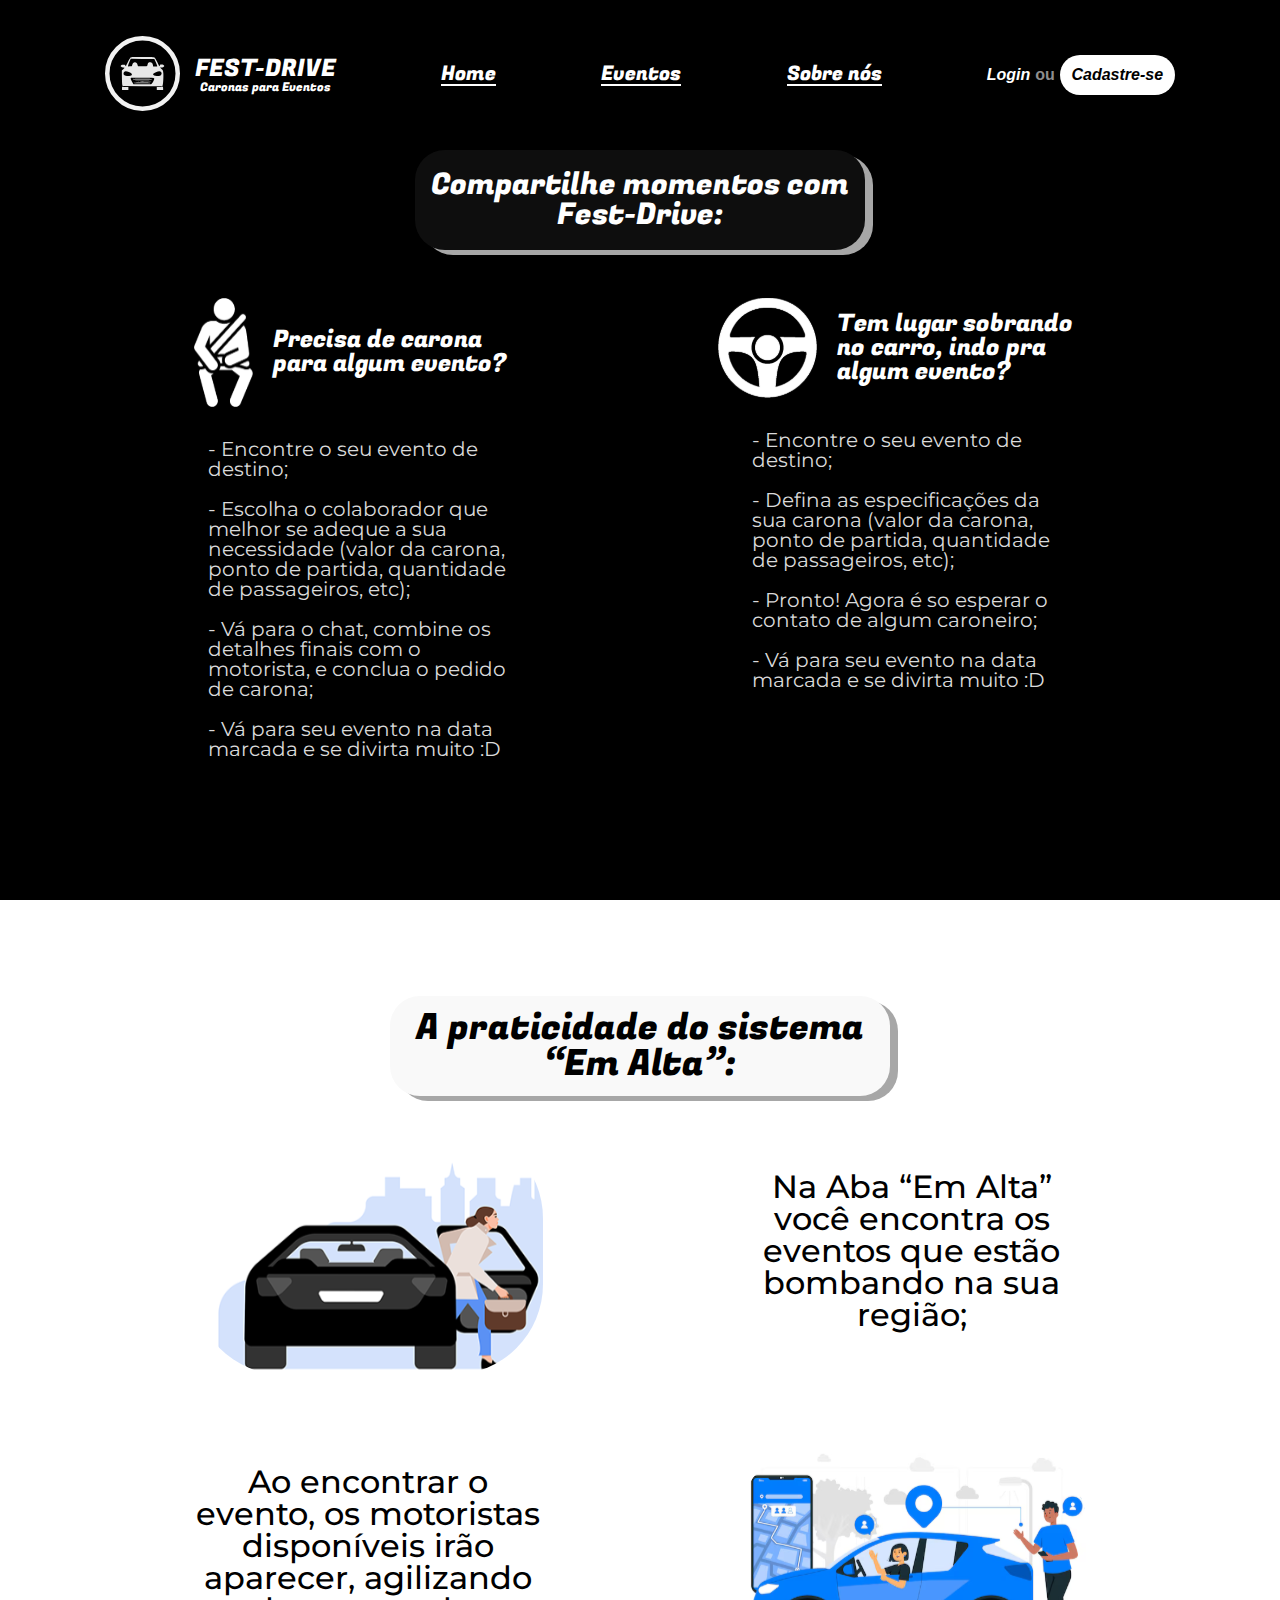
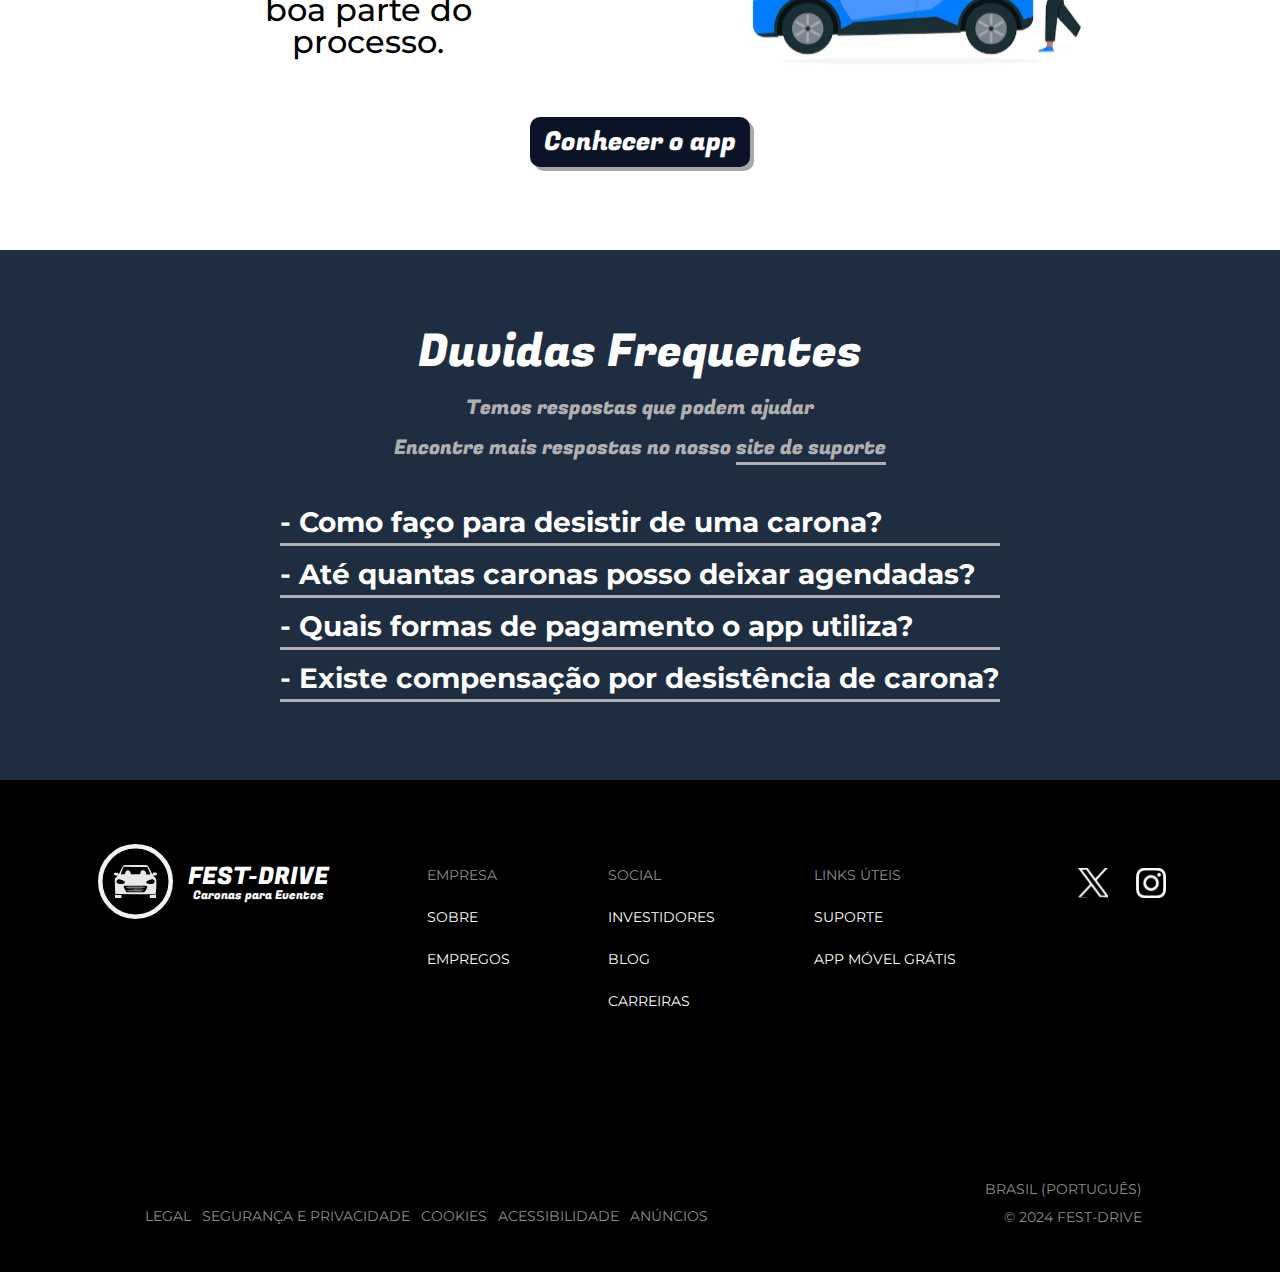
<file: index.html>
<!DOCTYPE html>
<html lang="pt-br">
<head>
    <meta charset="UTF-8">
    <meta name="viewport" content="width=device-width, initial-scale=1.0">
    <link rel="stylesheet" href="styles/reset.css">
    <link rel="stylesheet" href="styles/style.css">
    <link rel="stylesheet" href="styles/header.css">
    <link rel="stylesheet" href="styles/features.css">
    <link rel="stylesheet" href="styles/emAlta.css">
    <link rel="stylesheet" href="styles/faq.css">
    <link rel="stylesheet" href="styles/menu.css">
    <link rel="stylesheet" href="styles/rodape.css">
    <title>Fest-Drive</title>
</head>
<body>
    <header class="cabecalho">
        <div class="logo">
                <a href="#"><img class="logo_imagem" src="img/logo2.svg" alt=""></a>
                <div class="container_titulo">
                    <a href="#" class="logo_titulo">FEST-DRIVE </a>
                    <a href="#" class="logo_titulo logo_subtitulo">Caronas para Eventos</a>
                </div>
        </div>
                <a href="index.html" class="cabecalho_menu_item">Home</a>
                <a href="eventos.html" class="cabecalho_menu_item">Eventos</a>
                <a href="about.html" class="cabecalho_menu_item">Sobre nós</a>

                <div class="botoes">
                    <a href="#"class="login">Login</a>
                    <p class="botoes_ou">ou</p>
                    <a href="#"class="cadastre_se">Cadastre-se</a>
                </div>
                <div class="cabecalho_menu_hambuguer">
                    <div class="titulo_container">
                        <div class="menu__hamburger">
                            <p class="menu__titulo">Menu</p>
                            <div class="organizacao">
                            <input type="checkbox" id="menu" class="container__botao">
                            <label for="menu">
                                <span class="container__menu__hamburger"></span>
                            </label>
                            <ul class="lista__menu menu2">
                                <li class="lista__menu__item">
                                    <a class="lista__menu__link" href="index.html">Home</a>
                                </li>
                                <li class="lista__menu__item">
                                    <a class="lista__menu__link" href="eventos.html">Eventos</a>
                                </li>
                                <li class="lista__menu__item">
                                    <a class="lista__menu__link" href="about.html">Sobre nós</a>
                                </li>
                            </ul>
                            </div>
                        </div>
                    </div>
                </div>
    </header>
    <main>
        <section class="features">
            <div class="features_titulo_container">
                <h1 class="features_titulo">Compartilhe momentos com Fest-Drive:</h1>
            </div>
            
            <div class="features_container">
                <div class="features_caixa">
                    <div class="features_subtitulo_caixa">
                        <img class="imagem_cinto" src="img/cinto.svg" alt="">
                        <h2 class="features_subtitulo">Precisa de carona para algum evento?</h2>
                    </div>
                    <ul class="features_lista">
                        <li class="features_lista_item"> - Encontre o seu evento de destino;</li>
                        <li class="features_lista_item"> - Escolha o colaborador que melhor se adeque a sua necessidade (valor da carona, ponto de partida, quantidade de passageiros, etc);</li>
                        <li class="features_lista_item"> - Vá para o chat, combine os detalhes finais com o motorista, e conclua o pedido de carona;</li>
                        <li class="features_lista_item"> - Vá para seu evento na data marcada e se divirta muito :D</li>
                    </ul>
                </div>

                <div class="features_caixa">
                    <div class="features_subtitulo_caixa">
                        <img class="imagem_volante" src="img/volante.svg" alt="">
                        <h2 class="features_subtitulo">Tem lugar sobrando no carro, indo pra algum evento?</h2>
                    </div>
                    <ul class="features_lista">
                        <li class="features_lista_item"> - Encontre o seu evento de destino;</li>
                        <li class="features_lista_item"> - Defina as especificações da sua carona (valor da carona, ponto de partida, quantidade de passageiros, etc);</li>
                        <li class="features_lista_item"> - Pronto! Agora é so esperar o contato de algum caroneiro;</li>
                        <li class="features_lista_item"> - Vá para seu evento na data marcada e se divirta muito :D</li>
                    </ul>
                </div>
        </div>
        </section>
    </main>

    <section class="emAlta">
        <div class="emAlta_titulo_container">
            <h1 class="emAlta_titulo">A praticidade do sistema “Em Alta”:</h1>
        </div>
            <div class="emAlta_container">
                <div class="emAlta_itens">
                    <img class="imagem_carro" src="img/carro1.svg" alt="">
                    <p class="emAlta_texto">Na Aba “Em Alta” você encontra os eventos que estão bombando na sua região;</p>
                </div>
                <div class="emAlta_itens inversao_mobile">
                    <p class="emAlta_texto">Ao encontrar o evento, os motoristas disponíveis irão aparecer, agilizando boa parte do processo.</p>
                    <img class="imagem_carro" src="img/carro2.svg" alt="">
                </div>
            </div>
        <div class="emAlta_botao">
            <a class="emAlta_botao_texto" href="#">Conhecer o app</a>
        </div>
    </section>

    <section class="faq">
        <div class="faq_itens">
            <h3 class="faq_titulo">Duvidas Frequentes</h3>
            <h4 class="faq_subtitulo">Temos respostas que podem ajudar </h4>
            <h4 class="faq_subtitulo">Encontre mais respostas no nosso <strong class="grifado">site de suporte</strong></h4>
            
            <ul class="faq_perguntas">
                <li class="faq_perguntas_itens"> - Como faço para desistir de uma carona?</li>
                <li class="faq_perguntas_itens"> - Até quantas caronas posso deixar agendadas?</li>
                <li class="faq_perguntas_itens"> - Quais formas de pagamento o app utiliza?</li>
                <li class="faq_perguntas_itens"> - Existe compensação por desistência de carona?</li>
            </ul>
        </div>
    </section>

    <footer class="rodape">

        <div class="rodape_superior">
            <div class="logo">
                <a href="#"><img class="logo_imagem" src="img/logo2.svg" alt=""></a>
                <div class="container_titulo">
                    <a href="#" class="logo_titulo">FEST-DRIVE </a>
                    <a href="#" class="logo_titulo logo_subtitulo">Caronas para Eventos</a>
                </div>
            </div>
                <div class="rodape_coluna">
                    <h5 class="rodape_coluna_titulo">EMPRESA</h5>
                    <a class="rodape_coluna_item" href="">SOBRE</a>
                    <a class="rodape_coluna_item" href="">EMPREGOS</a>
                </div>
                <div class="rodape_coluna">
                    <h5 class="rodape_coluna_titulo">SOCIAL</h5>
                    <a class="rodape_coluna_item" href="">INVESTIDORES</a>
                    <a class="rodape_coluna_item" href="">BLOG</a>
                    <a class="rodape_coluna_item" href="">CARREIRAS</a>
                </div>
                <div class="rodape_coluna">
                    <h5 class="rodape_coluna_titulo">LINKS ÚTEIS</h5>
                    <a class="rodape_coluna_item" href="">SUPORTE</a>
                    <a class="rodape_coluna_item" href="">APP MÓVEL GRÁTIS</a>
                </div>
                <div class="rodape_imagens_container">
                    <a href="#"><img class="rodape_imagem" src="img/x.svg" alt=""></a> 
                    <a href="#"><img class="rodape_imagem" src="img/instagram.svg" alt=""></a>
                </div>
        </div>
        <div class="rodape_inferior">
            <div class="rodape_inferior_links">
                <a class="rodape_coluna_titulo inferior" href="#">LEGAL</a>
                <a class="rodape_coluna_titulo inferior" href="#">SEGURANÇA E PRIVACIDADE</a>
                <a class="rodape_coluna_titulo inferior" href="#">COOKIES</a>
                <a class="rodape_coluna_titulo inferior" href="#">ACESSIBILIDADE</a>
                <a class="rodape_coluna_titulo inferior" href="#">ANÚNCIOS</a>
            </div>
            <div class="rodape_inferior_coluna">
                <h6 class="rodape_info">BRASIL (PORTUGUÊS)</h6>
                <h6 class="rodape_info">© 2024 FEST-DRIVE</h6>
            </div>
        </div>


    </footer>

</body>
</html>
</file>
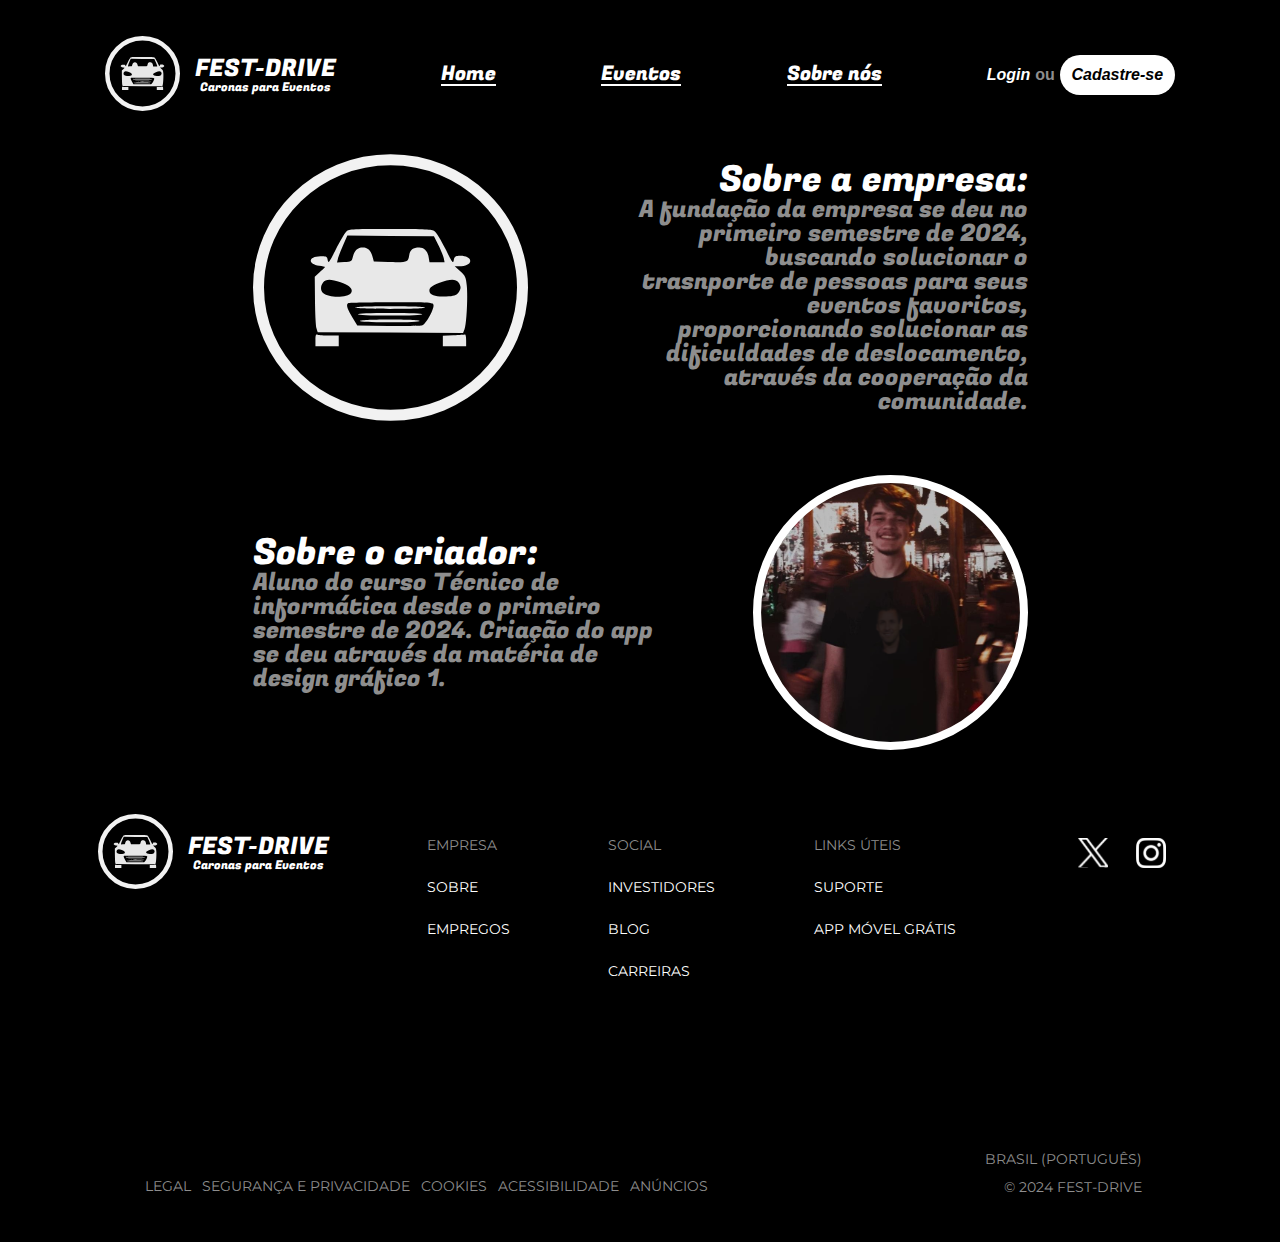
<file: about.html>
<!DOCTYPE html>
<html lang="pt-br">
<head>
    <meta charset="UTF-8">
    <meta name="viewport" content="width=device-width, initial-scale=1.0">
    <link rel="stylesheet" href="styles/reset.css">
    <link rel="stylesheet" href="styles/style.css">
    <link rel="stylesheet" href="styles/header.css">
    <link rel="stylesheet" href="styles/about.css">
    <link rel="stylesheet" href="styles/menu.css">
    <link rel="stylesheet" href="styles/rodape.css">
    <title>Fest-Drive</title>
</head>
<body>
    <header class="cabecalho">
        <div class="logo">
                <a href="#"><img class="logo_imagem" src="img/logo2.svg" alt=""></a>
                <div class="container_titulo">
                    <a href="#" class="logo_titulo">FEST-DRIVE </a>
                    <a href="#" class="logo_titulo logo_subtitulo">Caronas para Eventos</a>
                </div>
        </div>
                <a href="index.html" class="cabecalho_menu_item">Home</a>
                <a href="eventos.html" class="cabecalho_menu_item">Eventos</a>
                <a href="about.html" class="cabecalho_menu_item">Sobre nós</a>

                <div class="botoes">
                    <a href="#"class="login">Login</a>
                    <p class="botoes_ou">ou</p>
                    <a href="#"class="cadastre_se">Cadastre-se</a>
                </div>
                <div class="cabecalho_menu_hambuguer">
                    <div class="titulo_container">
                        <div class="menu__hamburger">
                            <p class="menu__titulo">Menu</p>
                            <div class="organizacao">
                            <input type="checkbox" id="menu" class="container__botao">
                            <label for="menu">
                                <span class="container__menu__hamburger"></span>
                            </label>
                            <ul class="lista__menu menu2">
                                <li class="lista__menu__item">
                                    <a class="lista__menu__link" href="index.html">Home</a>
                                </li>
                                <li class="lista__menu__item">
                                    <a class="lista__menu__link" href="eventos.html">Eventos</a>
                                </li>
                                <li class="lista__menu__item">
                                    <a class="lista__menu__link" href="about.html">Sobre nós</a>
                                </li>
                            </ul>
                            </div>
                        </div>
                    </div>
                </div>
    </header>
    <section class="about">
        <div class="about_conteudo">
            <img class="about_img responsividade" src="img/logo_grande.svg" alt="">
            <p class="about_texto alinhamento"> <strong class="about_titulo">Sobre a empresa:</strong> <br> A fundação da empresa se deu no primeiro semestre de 2024, buscando solucionar o trasnporte de pessoas para seus eventos favoritos, proporcionando solucionar as dificuldades de deslocamento, através da cooperação da comunidade.</p>
        </div>
        <div class="about_conteudo reverso">
            <img class="about_img" src="img/about_novo.svg" alt="">
            <p class="about_texto responsividade"> <strong class="about_titulo">Sobre o criador:</strong> <br> Aluno do curso Técnico de informática desde o primeiro semestre de 2024. Criação do app se deu através da matéria de design gráfico 1.</p>
        </div>
    </section>
    <footer class="rodape">
        <div class="rodape_superior">
            <div class="logo">
                <a href="#"><img class="logo_imagem" src="img/logo2.svg" alt=""></a>
                <div class="container_titulo">
                    <a href="#" class="logo_titulo">FEST-DRIVE </a>
                    <a href="#" class="logo_titulo logo_subtitulo">Caronas para Eventos</a>
                </div>
            </div>
                <div class="rodape_coluna">
                    <h5 class="rodape_coluna_titulo">EMPRESA</h5>
                    <a class="rodape_coluna_item" href="">SOBRE</a>
                    <a class="rodape_coluna_item" href="">EMPREGOS</a>
                </div>
                <div class="rodape_coluna">
                    <h5 class="rodape_coluna_titulo">SOCIAL</h5>
                    <a class="rodape_coluna_item" href="">INVESTIDORES</a>
                    <a class="rodape_coluna_item" href="">BLOG</a>
                    <a class="rodape_coluna_item" href="">CARREIRAS</a>
                </div>
                <div class="rodape_coluna">
                    <h5 class="rodape_coluna_titulo">LINKS ÚTEIS</h5>
                    <a class="rodape_coluna_item" href="https://www.instagram.com/adamsandler/">SUPORTE</a>
                    <a class="rodape_coluna_item" href="">APP MÓVEL GRÁTIS</a>
                </div>
                <div class="rodape_imagens_container">
                    <a href="#"><img class="rodape_imagem" src="img/x.svg" alt=""></a> 
                    <a href="#"><img class="rodape_imagem" src="img/instagram.svg" alt=""></a>
                </div>
        </div>
        <div class="rodape_inferior">
            <div class="rodape_inferior_links">
                <a class="rodape_coluna_titulo inferior" href="#">LEGAL</a>
                <a class="rodape_coluna_titulo inferior" href="#">SEGURANÇA E PRIVACIDADE</a>
                <a class="rodape_coluna_titulo inferior" href="#">COOKIES</a>
                <a class="rodape_coluna_titulo inferior" href="#">ACESSIBILIDADE</a>
                <a class="rodape_coluna_titulo inferior" href="#">ANÚNCIOS</a>
            </div>
            <div class="rodape_inferior_coluna">
                <h6 class="rodape_info">BRASIL (PORTUGUÊS)</h6>
                <h6 class="rodape_info">© 2024 FEST-DRIVE</h6>
            </div>
        </div>
    </footer>
</body>
</html>
</file>
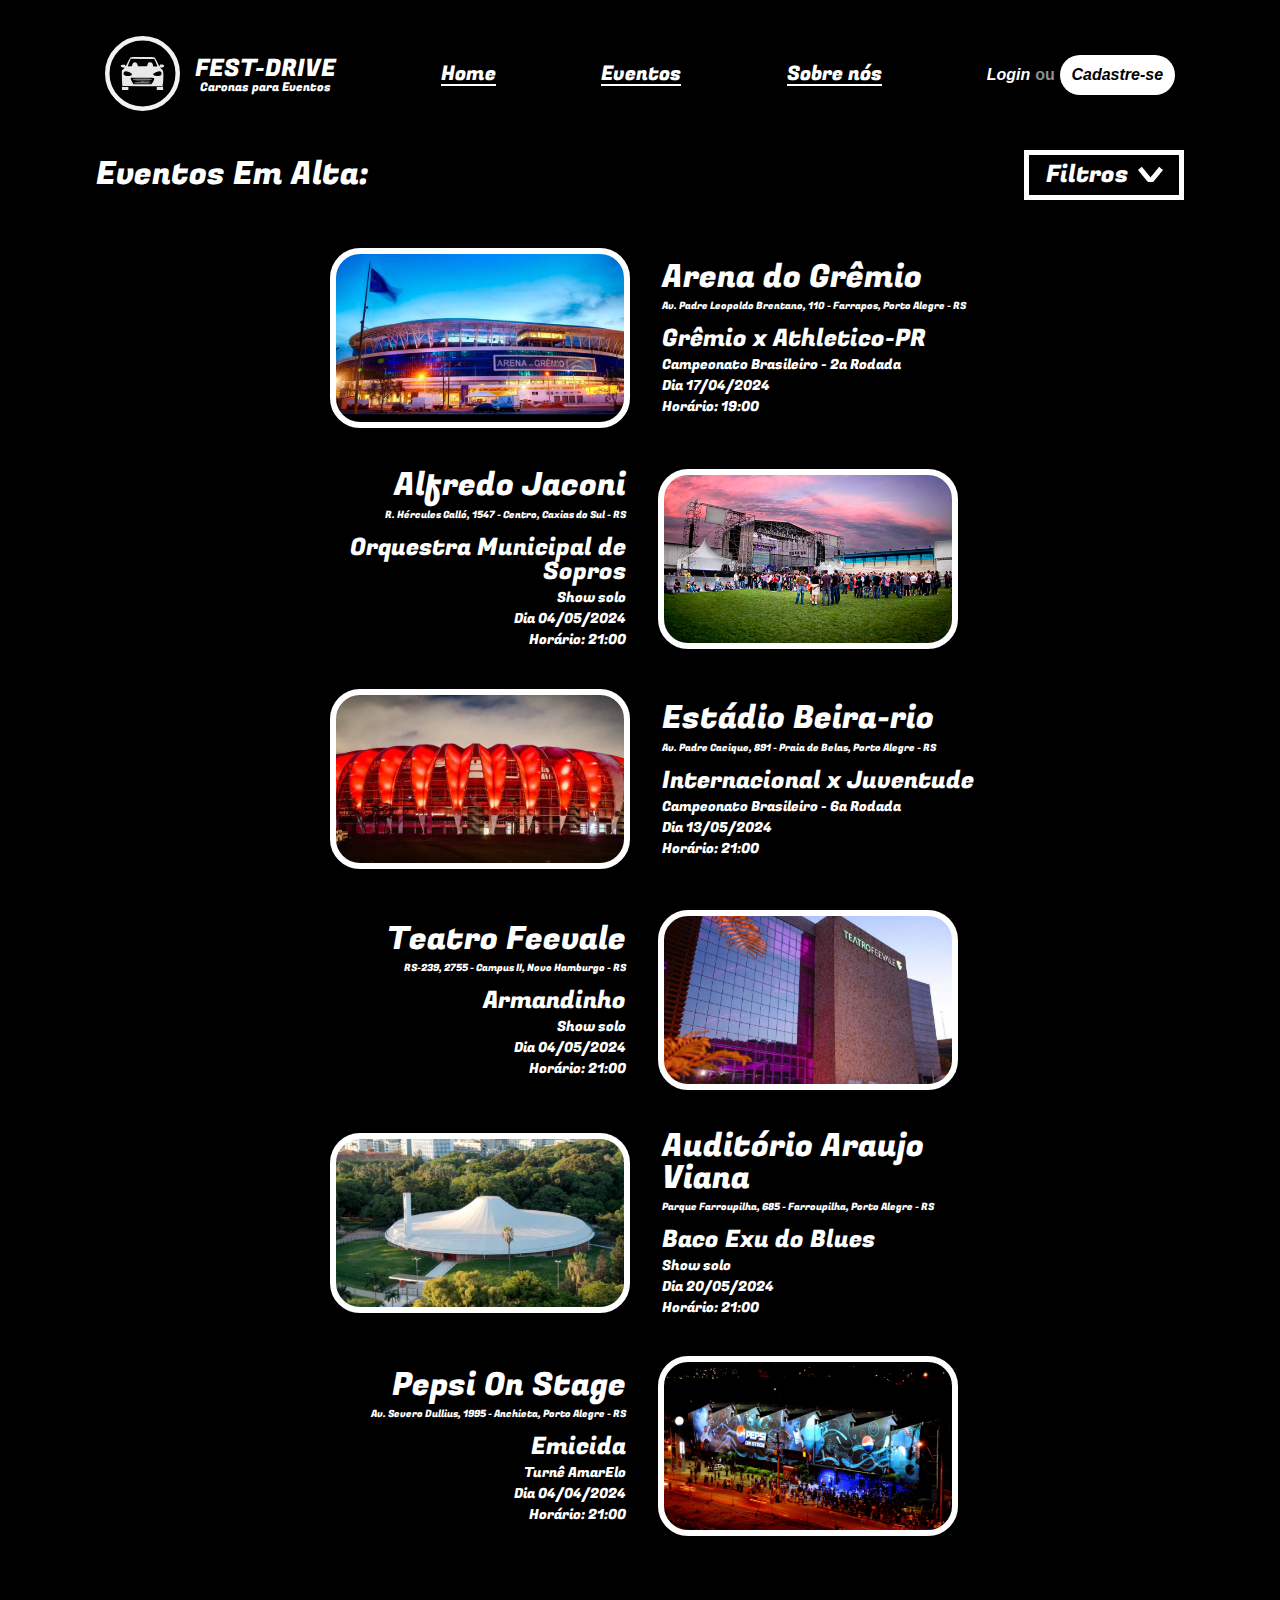
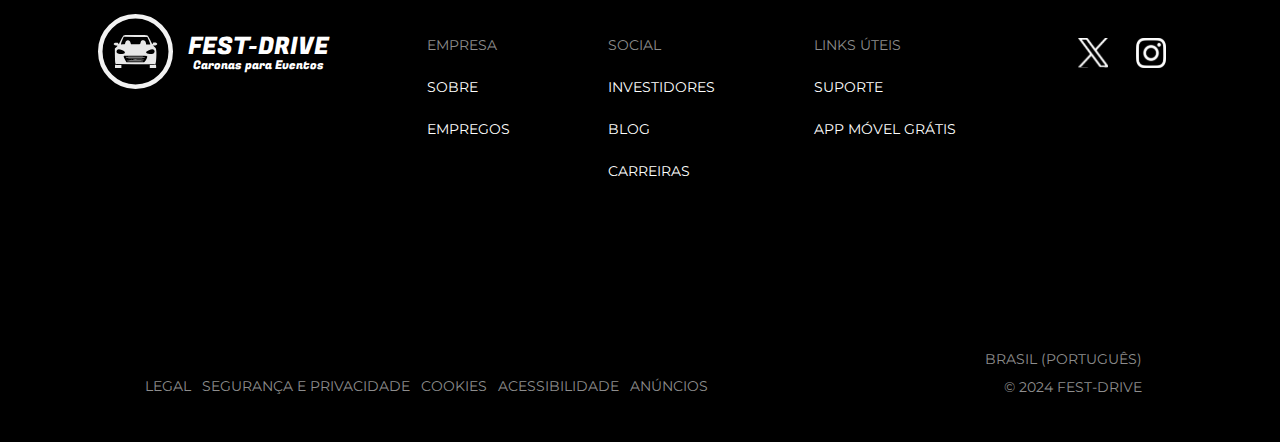
<file: eventos.html>
<!DOCTYPE html>
<html lang="pt-br">
<head>
    <meta charset="UTF-8">
    <meta name="viewport" content="width=device-width, initial-scale=1.0">
    <link rel="stylesheet" href="styles/reset.css">
    <link rel="stylesheet" href="styles/style.css">
    <link rel="stylesheet" href="styles/header.css">
    <link rel="stylesheet" href="styles/eventos.css">
    <link rel="stylesheet" href="styles/menu.css">
    <link rel="stylesheet" href="styles/rodape.css">
    <title>Fest-Drive</title>
</head>
<body>
    <header class="cabecalho">
        <div class="logo">
                <a href="#"><img class="logo_imagem" src="img/logo2.svg" alt=""></a>
                <div class="container_titulo">
                    <a href="#" class="logo_titulo">FEST-DRIVE </a>
                    <a href="#" class="logo_titulo logo_subtitulo">Caronas para Eventos</a>
                </div>
        </div>
                <a href="index.html" class="cabecalho_menu_item">Home</a>
                <a href="eventos.html" class="cabecalho_menu_item">Eventos</a>
                <a href="about.html" class="cabecalho_menu_item">Sobre nós</a>

                <div class="botoes">
                    <a href="#"class="login">Login</a>
                    <p class="botoes_ou">ou</p>
                    <a href="#"class="cadastre_se">Cadastre-se</a>
                </div>
                <div class="cabecalho_menu_hambuguer">
                    <div class="titulo_container">
                        <div class="menu__hamburger ajuste">
                            <p class="menu__titulo">Menu</p>
                            <div class="organizacao">
                            <input type="checkbox" id="menu" class="container__botao">
                            <label for="menu">
                                <span class="container__menu__hamburger"></span>
                            </label>
                            <ul class="lista__menu menu2">
                                <li class="lista__menu__item">
                                    <a class="lista__menu__link" href="index.html">Home</a>
                                </li>
                                <li class="lista__menu__item">
                                    <a class="lista__menu__link" href="eventos.html">Eventos</a>
                                </li>
                                <li class="lista__menu__item">
                                    <a class="lista__menu__link" href="about.html">Sobre nós</a>
                                </li>
                            </ul>
                            </div>
                        </div>
                    </div>
                </div>
    </header>

    <main class="container">
        <div class="titulo_container">
            <h1 class="eventos_titulo">Eventos Em Alta:</h1>
            <div class="menu__hamburger">
                <p class="menu__titulo">Filtros</p>
                <div class="organizacao">
                <input type="checkbox" id="menu2" class="container__botao">
                <label for="menu2">
                    <span class="container__menu__hamburger"></span>
                </label>
                <ul id="menu2" class="lista__menu">
                    <li class="lista__menu__item">
                        <a class="lista__menu__link" href="#">Todas as Categorias</a>
                    </li>
                    <li class="lista__menu__item">
                        <a class="lista__menu__link" href="#">Estádios</a>
                    </li>
                    <li class="lista__menu__item">
                        <a class="lista__menu__link" href="#">Teatros</a>
                    </li>
                    <li class="lista__menu__item">
                        <a class="lista__menu__link" href="#">Palcos abertos</a>
                    </li>
                </ul>
                 </div>
            </div>
        </div>

        <div class="eventos_conteudo">
            
            <div class="eventos_coluna">

                <div class="container_eventos">
                    <img class="eventos_imagem" src="img/arena 1.svg" alt="">
                    <div class="eventos_texto" >
                        <div class="eventos_titulo_endereco">
                            <h2 class="eventos_titulo">Arena do Grêmio</h2>
                            <p class="eventos_endereco">Av. Padre Leopoldo Brentano, 110 - Farrapos, Porto Alegre - RS</p>
                        </div>
                        <div class="eventos_subtitulo_data">
                            <h3 class="eventos_subtitulo">Grêmio x  Athletico-PR</h3>
                            <p class="data">Campeonato Brasileiro - 2a Rodada</p>
                            <p class="data">Dia 17/04/2024</p>
                            <p class="data">Horário: 19:00</p>
                        </div>
                    </div>
                </div>

                <div class="container_eventos reverso">
                    <img class="eventos_imagem" src="img/passo-d-areia 1.svg" alt="">
                    <div class="eventos_texto texto_reverso" >
                        <div class="eventos_titulo_endereco">
                            <h2 class="eventos_titulo">Alfredo Jaconi</h2>
                            <p class="eventos_endereco">R. Hércules Galló, 1547 - Centro, Caxias do Sul - RS</p>
                        </div>
                        <div class="eventos_subtitulo_data">
                            <h3 class="eventos_subtitulo">Orquestra Municipal de Sopros</h3>
                            <p class="data">Show solo</p>
                            <p class="data">Dia 04/05/2024</p>
                            <p class="data">Horário: 21:00</p>
                        </div>
                    </div>
                </div>

                <div class="container_eventos">
                    <img class="eventos_imagem" src="img/beira-rio 1.svg" alt="">
                    <div class="eventos_texto" >
                        <div class="eventos_titulo_endereco">
                            <h2 class="eventos_titulo">Estádio Beira-rio</h2>
                            <p class="eventos_endereco">Av. Padre Cacique, 891 - Praia de Belas, Porto Alegre - RS</p>
                        </div>
                        <div class="eventos_subtitulo_data">
                            <h3 class="eventos_subtitulo">Internacional x Juventude</h3>
                            <p class="data">Campeonato Brasileiro - 6a Rodada</p>
                            <p class="data">Dia 13/05/2024</p>
                            <p class="data">Horário: 21:00</p>
                        </div>
                    </div>
                </div>

            <div class="container_eventos reverso">
                <img class="eventos_imagem" src="img/Teatro-Feevale 1.svg" alt="">
                <div class="eventos_texto texto_reverso" >
                    <div class="eventos_titulo_endereco">
                        <h2 class="eventos_titulo">Teatro Feevale</h2>
                        <p class="eventos_endereco">RS-239, 2755 - Campus II, Novo Hamburgo - RS</p>
                    </div>
                    <div class="eventos_subtitulo_data">
                        <h3 class="eventos_subtitulo">Armandinho</h3>
                        <p class="data">Show solo</p>
                        <p class="data">Dia 04/05/2024</p>
                        <p class="data">Horário: 21:00</p>
                    </div>
                </div>
            </div>

            <div class="container_eventos">
                <img class="eventos_imagem" src="img/araujo-viana 1.svg" alt="">
                <div class="eventos_texto" >
                    <div class="eventos_titulo_endereco">
                        <h2 class="eventos_titulo">Auditório Araujo Viana</h2>
                        <p class="eventos_endereco">Parque Farroupilha, 685 - Farroupilha, Porto Alegre - RS</p>
                    </div>
                    <div class="eventos_subtitulo_data">
                        <h3 class="eventos_subtitulo">Baco Exu do Blues</h3>
                        <p class="data">Show solo</p>
                        <p class="data">Dia 20/05/2024</p>
                        <p class="data">Horário: 21:00</p>
                    </div>
                </div>
            </div>

            <div class="container_eventos reverso eventos_final">
                <img class="eventos_imagem" src="img/Pepsionstage 1.svg" alt="">
                <div class="eventos_texto texto_reverso" >
                    <div class="eventos_titulo_endereco">
                        <h2 class="eventos_titulo">Pepsi On Stage</h2>
                        <p class="eventos_endereco">Av. Severo Dullius, 1995 - Anchieta, Porto Alegre - RS</p>
                    </div>
                    <div class="eventos_subtitulo_data">
                        <h3 class="eventos_subtitulo">Emicida</h3>
                        <p class="data">Turnê AmarElo</p>
                        <p class="data">Dia 04/04/2024</p>
                        <p class="data">Horário: 21:00</p>
                    </div>
                </div>
            </div>
        </div>
    </div>
    </main>

    <footer class="rodape">
        <div class="rodape_superior">
            <div class="logo">
                <a href="#"><img class="logo_imagem" src="img/logo2.svg" alt=""></a>
                <div class="container_titulo">
                    <a href="#" class="logo_titulo">FEST-DRIVE </a>
                    <a href="#" class="logo_titulo logo_subtitulo">Caronas para Eventos</a>
                </div>
            </div>
                <div class="rodape_coluna">
                    <h5 class="rodape_coluna_titulo">EMPRESA</h5>
                    <a class="rodape_coluna_item" href="">SOBRE</a>
                    <a class="rodape_coluna_item" href="">EMPREGOS</a>
                </div>
                <div class="rodape_coluna">
                    <h5 class="rodape_coluna_titulo">SOCIAL</h5>
                    <a class="rodape_coluna_item" href="">INVESTIDORES</a>
                    <a class="rodape_coluna_item" href="">BLOG</a>
                    <a class="rodape_coluna_item" href="">CARREIRAS</a>
                </div>
                <div class="rodape_coluna">
                    <h5 class="rodape_coluna_titulo">LINKS ÚTEIS</h5>
                    <a class="rodape_coluna_item" href="">SUPORTE</a>
                    <a class="rodape_coluna_item" href="">APP MÓVEL GRÁTIS</a>
                </div>
                <div class="rodape_imagens_container">
                    <a href="#"><img class="rodape_imagem" src="img/x.svg" alt=""></a> 
                    <a href="#"><img class="rodape_imagem" src="img/instagram.svg" alt=""></a>
                </div>
        </div>
        <div class="rodape_inferior">
            <div class="rodape_inferior_links">
                <a class="rodape_coluna_titulo inferior" href="#">LEGAL</a>
                <a class="rodape_coluna_titulo inferior" href="#">SEGURANÇA E PRIVACIDADE</a>
                <a class="rodape_coluna_titulo inferior" href="#">COOKIES</a>
                <a class="rodape_coluna_titulo inferior" href="#">ACESSIBILIDADE</a>
                <a class="rodape_coluna_titulo inferior" href="#">ANÚNCIOS</a>
            </div>
            <div class="rodape_inferior_coluna">
                <h6 class="rodape_info">BRASIL (PORTUGUÊS)</h6>
                <h6 class="rodape_info">© 2024 FEST-DRIVE</h6>
            </div>
        </div>
    </footer>
</body>
</html>
</file>
<file: styles/style.css>
@import url('https://fonts.googleapis.com/css2?family=Fugaz+One&display=swap');
@import url('https://fonts.googleapis.com/css2?family=Montserrat:ital,wght@0,100..900;1,100..900&display=swap');

body{
    background-color: black;
}
</file>
<file: styles/header.css>
header{
    display: flex;
    width: 100vw;
    height: 150px;
    align-items: center;
    justify-content: space-evenly;
    position: fixed;
    background-color: black;
}

.cabecalho{
    width: 100%;
    overflow: hidden;
}

.logo{
    display: flex;
    align-items: center;
}

.logo_imagem{
    width: 75px;
}

.container_titulo{
    display: flex;
    flex-direction: column;
    align-items: center;
    padding-left: 15px;
}

.logo_titulo{
    text-decoration: none;
    color: white;
    font-family: "Fugaz One", sans-serif;
    font-weight: 400;
    font-style: normal;
    font-size: 24px;
}

.logo_subtitulo{
    font-size: 12px;
}




.cabecalho_menu_item{
    text-decoration: none;
    color: white;
    font-family: "Fugaz One", sans-serif;
    font-weight: 400;
    font-style: normal;
    font-size: 20px;
    border-bottom: 2px white solid;
}

.cabecalho_menu_item:hover{
    color: #8E8E8E;
    border-bottom: 2px #8E8E8E solid;
}




.botoes{
    display: flex;
    align-items: center;
    justify-content: center;
}

.login{
    text-decoration: none;
    color: white;
    font-family: Arial, Helvetica, sans-serif;
    font-weight: bold;
    font-style: italic;
    font-size: 16px;
}

.login:hover{
    color: #8E8E8E;
}

.botoes_ou{
    color: #8E8E8E;
    font-family: Arial, Helvetica, sans-serif;
    font-weight: bold;
    font-size: 16px;
    padding: 0 5px;
}

.cadastre_se{
    display: flex;
    align-items: center;
    justify-content: center;
    text-decoration: none;
    color: black;
    font-family: Arial, Helvetica, sans-serif;
    font-weight: bold;
    font-style: italic;
    width: 115px;
    height: 40px;
    background-color: white;
    border-radius: 50px;
    font-size: 16px;
}

.cadastre_se:hover{
    color: white;
    background-color: #8E8E8E;
}

.cabecalho_menu_hambuguer{
    display: none;
}

@media(max-width:850px){

    .logo_imagem{
        width: 50px;
    }

    .logo_titulo{
        font-size: 20px;
    }

    .logo_subtitulo{
        font-size: 10px;
    }

    .cabecalho_menu_item{
       font-size: 14px;
    }

    .login{
        font-size: 14px;
    }

    .botoes_ou{
        font-size: 10px;
    }

    .cadastre_se{
        font-size: 13px;
        width: 100px;
        height: 30px;
    }

}

@media(max-width:550px){
    .cabecalho_menu_item{
        display: none;
    }

    .cabecalho_menu_hambuguer{
        display: inline-block;
    }

    .botoes_ou{
        display: none;
    }

    .login{
        padding-right: 1em;
    }

    .cabecalho{
        overflow: visible;
    }

    .logo_imagem{
        width: 40px;
    }

    .logo_titulo{
        font-size: 16px;
    }

    .logo_subtitulo{
        font-size: 8px;
    }

    .cabecalho_menu_item{
       font-size: 12px;
    }

    .login{
        font-size: 12px;
    }

    .cadastre_se{
        font-size: 12px;
        width: 80px;
        height: 25px;
    }

    .container_titulo{
        padding-left: 6px;
    }
}
</file>
<file: styles/features.css>
.features{
    width: 100%;
    height: 750px;
    padding-top: 150px;
}

.features_titulo_container{
    display: flex;
    justify-content: center;
}

.features_titulo{
    text-align: center;
    width: 450px;
    height: 100px;
    background-color: #0E0E0E;
    color: white;
    display: flex;
    justify-content: center;
    align-items: center;
    font-family: "Fugaz One", sans-serif;
    font-weight: 400;
    font-style: normal;
    font-size: 30px;
    border-radius: 30px;
    box-shadow:8px 5px #A7A7A7;
}

.features_container{
    display: flex;
    padding-top: 3em;
    justify-content: space-evenly;
}

.features_caixa{
    display: flex;
    flex-direction: column;
    align-items: center;
}

.features_subtitulo_caixa{
    display: flex;
    justify-content: center;
    align-items: center;
    padding-bottom: 0.75em;
}

.imagem_cinto{
    width: 60px;
}

.imagem_volante{
    width: 100px;
}

.features_subtitulo{
    font-size: 24px;
    font-family: "Fugaz One", sans-serif;
    font-weight: 400;
    font-style: normal;
    color: white;
    width: 250px;
    padding-left: 20px;
}

.features_lista{
    width: 300px;
}

.features_lista_item{
    padding-top: 1em;
    font-size: 20px;
    font-family: 'Montserrat', sans-serif;
    color: rgb(218, 218, 218);
}

@media(max-width:850px){

    .features{
        height: 625px;
    }

    .features_titulo{
        width: 350px;
        height: 75px;
        font-size: 24px;
        border-radius: 20px;
    }

    .imagem_cinto{
        width: 40px;
    }

    .imagem_volante{
        width: 70px;
    }

    .features_subtitulo{
        font-size: 18px;
        width: 180px;
        padding-left: 20px;
    }

    .features_lista{
        width: 225px;
    }

    .features_lista_item{
        font-size: 18px;
    }


}

@media(max-width:550px){

    .features_titulo{
        width: 275px;
        height: 60px;
        font-size: 20px;
        border-radius: 15px;
        box-shadow:6px 3px #A7A7A7;
    }

    .features_container{
        flex-direction: column;
    }

    .features{
        height: 1150px;
    }

    .features_caixa{
        padding-bottom: 3em;
    }

    .features_subtitulo_caixa{
        padding-bottom: 1em;
    }

    .features_lista{
        border: 2px solid white;
        padding: 0 15px 20px 15px;
        border-radius: 30px;
    }
}
</file>
<file: styles/emAlta.css>
.emAlta{
    width: 100%;
    height: 950px;
    background-color: white;
}

.emAlta_titulo_container{
    display: flex;
    justify-content: center;
    padding-top: 6em;
}

.emAlta_titulo{
    text-align: center;
    width: 500px;
    height: 100px;
    background-color: #f9f9f9;
    color: black;
    display: flex;
    justify-content: center;
    align-items: center;
    font-family: "Fugaz One", sans-serif;
    font-weight: 400;
    font-style: normal;
    font-size: 36px;
    border-radius: 30px;
    box-shadow:8px 5px #A7A7A7;
}

.emAlta_container{
    display: flex;
    flex-direction: column;
}

.emAlta_itens{
    display: flex;
    justify-content:space-evenly;
    align-items: center;
    padding: 2em 0;
}

.imagem_carro{
    width: 350px;
}

.emAlta_texto{
    font-size: 32px;
    width: 350px;
    font-family: 'Montserrat', sans-serif;
    font-weight: 500;
    text-align: center;
}

.emAlta_botao{
    display: flex;
    justify-content: center;
    align-items: center;
}

.emAlta_botao_texto{
    width: 220px;
    height: 50px;
    border-radius: 10px;
    background-color: #0B1426;
    display: flex;
    justify-content: center;
    align-items: center;
    font-family: "Fugaz One", sans-serif;
    font-weight: 400;
    font-style: normal;
    font-size: 26px;
    text-decoration: none;
    color: white;
    box-shadow: 4px 4px #A7A7A7;
}


.emAlta_botao_texto:hover{
    color: #0B1426;
    box-shadow: 4px 4px #0B1426;
    background-color: white;
}

@media(max-width:850px){

    .emAlta{
        height: 700px;
    }

    .emAlta_titulo_container{
        padding-top: 50px;
    }

    .emAlta_titulo{
        width: 325px;
        height: 75px;
        font-size: 24px;
        border-radius: 20px;
    }

    .imagem_carro{
        width: 250px;
    }

    .emAlta_texto{
        font-size: 22px;
        width: 250px;
    }

    .emAlta_botao_texto{
        width: 200px;
        height: 45px;
        border-radius: 10px;
        font-size: 22px;
        box-shadow: 3px 3px #A7A7A7;
    }
}

@media(max-width:550px){

    .emAlta_itens{
        flex-direction: column;
    }

    .emAlta{
        height: 1000px;
    }

    .inversao_mobile{
        display: flex;
        flex-direction: column-reverse;
    }

    .emAlta_texto{
        padding-top: 1em;
    }
}
</file>
<file: styles/faq.css>
.faq{
    background-color: #1E2D40;
    height: 450px;
    width: 100%;
    padding-top: 5em;
    
}

.faq_itens{
    display: flex;
    flex-direction: column;
    justify-content: center;
    align-items: center;
}

.faq_titulo{
    font-family: "Fugaz One", sans-serif;
    font-weight: 400;
    font-style: normal;
    font-size: 45px; 
    color: white;
    text-align: center;
    padding-bottom: 0.5em;
}

.faq_subtitulo{
    font-family: "Fugaz One", sans-serif;
    font-weight: 400;
    font-style: normal;
    font-size: 20px;
    color: #B0B0B0;
    text-align: center;
    line-height: 1em;
    padding-bottom: 1em;
}

.faq_perguntas{
    padding-top: 1em;
}

.faq_perguntas_itens{
    font-family: 'Montserrat', sans-serif;
    font-weight: bold;
    font-size: 28px;
    padding: 0.5em 0 0.25em 0;
    color: white;
    border-bottom: 3px solid #B0B0B0;
}

.faq_perguntas_itens:hover{
    cursor: pointer;
    color: #B0B0B0;
}

.grifado{
    border-bottom: 3px solid #B0B0B0;
}

.grifado:hover{
    color: white;
    border-bottom: 3px solid white;
    cursor: pointer;
}

@media(max-width:850px){

    .faq_titulo{
        font-size: 32px;
    }

    .faq_subtitulo{
        font-size: 16px;
    }

    .faq_perguntas_itens{
        font-size: 18px;
        border-bottom: 3px solid #B0B0B0;
    }

    .faq{
        height: 375px;
    }
}

@media(max-width:550px){

    .faq_titulo{
        font-size: 28px;
    }

    .faq_subtitulo{
        font-size: 12px;
    }

    .faq_perguntas_itens{
        font-size: 12px;
        border-bottom: 3px solid #B0B0B0;
        padding: 0.75em 0 0.25em 0;
    }

    .faq{
        height: 275px;
        padding-top: 3em;
    }

}
</file>
<file: styles/menu.css>
.organizacao{
    display: flex;
    align-items: center;
    justify-content: space-between;
}

.container__botao:checked ~ .lista__menu{
    display: block;
}

.container__botao{
    display: none;
    color: white;
}

.menu__titulo{
    padding-right: 10px;
}

.menu__hamburger{
    color: white;
    border: solid 5px white;
    display: flex;
    align-items: center;
    justify-content: center;
    width: 150px;
    height: 40px;
    font-size: 24px;
    font-family: "Fugaz One", sans-serif;
    font-weight: 400;
    font-style: normal;
}

.container__menu__hamburger{
    width: 25px;
    height: 16px;
    display: inline-block;
    background-image: url(../img/seta_pronta.png);
    background-repeat: no-repeat;
}

.container__menu__hamburger:hover{
    cursor: pointer;
}

.lista__menu{
    display: none;
    position: absolute;
    top: 200px;
    right: 72px;
}

.lista__menu__item{
    padding: 0.5em;
    background-color: black;
    border: 1px solid var(--azul-fonte);
    color: white;
}

.lista__menu__link{
    text-decoration: none;
    color: var(--azul-fonte);
    width: 100%;
    font-size: 16px;
}

.lista__menu__item:hover{
    color: black;
    background-color: white;
}

@media(max-width:850px){

    .menu__hamburger{
        font-size: 14px;
        width: 100px;
        height: 40px;
        border: solid 3px white;
    }

    .lista__menu{
        right: 0px ;
        top:200px;
    }
    
    .container__menu__hamburger{
        width: 16px;
        height: 10px;
        display: inline-block;
        background-image: url(../img/seta_tablet.png);
        background-repeat: no-repeat;
    }

    .lista__menu__item{
        padding: 1em;
    }
}

    @media(max-width:550px){
        .menu__hamburger{
        font-size: 12px;
        width: 80px;
        height: 25px;
        border: solid 2px white;
        overflow: visible;
    }

        .lista__menu{
            top: 180px;
            right: 0%;
        }

        .menu2{
            top: 90px;
            right: 0px;
        }
    }
</file>
<file: styles/rodape.css>
.rodape{
    width: 100%;
    margin-top: 4em;
}

.rodape_superior{
    display: flex;
    justify-content: space-evenly;
    align-items:flex-start;
}

.organizacao_rodape{
    display: flex;
}

.rodape_coluna{
    display: flex;
    flex-direction: column;
    padding-top: 1.5em;
}

.rodape_coluna_titulo{
    color: #8E8E8E;
    font-family: 'Montserrat', sans-serif;
    font-size: 14px;
}

.rodape_coluna_item{
    text-decoration: none;
    color: white;
    font-family: 'Montserrat', sans-serif;
    font-size: 14px;
    padding-top: 2em;
}

.rodape_coluna_item:hover{
    color: #8E8E8E;
}

.rodape_imagens_container{
    padding-right: 1em;
}

.rodape_imagem{
    width: 30px;
    padding: 1.5em 0 0 1.5em;
}


.rodape_inferior{
    display: flex;
    align-items: flex-end;
    justify-content: space-around;
    padding-top: 10em;
    padding-bottom: 3em;
}

.inferior{
    text-decoration: none;
    padding-left: 0.5em;
}

.inferior:hover{
    color: white;
}

.rodape_info{
    color: #8E8E8E;
    font-family: 'Montserrat', sans-serif;
    font-size: 14px;
    text-align: end;
    padding-top: 1em;
}

@media(max-width:850px){

    .rodape{
        margin-top: 0em;
        padding-top: 2em;
    }

    .rodape_superior{
        flex-direction: column;
        padding-left: 3.5em;
    }

    .rodape_coluna{
        padding-top: 3em;
    }

    .rodape_imagens_container{
        padding: 0em;
    }

    .rodape_imagem{
        width: 30px;
        padding: 3em 1.5em 0 0;
    }

    .rodape_inferior{
        flex-direction: column;
        align-items: center;
        justify-content: center;
        padding: 5em 4em 0 4em;
        flex-wrap: wrap;
        text-align: center;
    }

    .inferior{
        padding-top: 0.5em;
    }
    
}

@media(max-width:550px){

    .rodape{
        padding-bottom: 2.5em;
    }

    .rodape_coluna_titulo{
        font-size: 12px;
    }

    .rodape_coluna_item{
        font-size: 12px;
    }

    .rodape_imagem{
        width: 20px;
        padding-right: 1em;
    }
}
</file>
<file: styles/about.css>
.about{
    display: flex;
    flex-direction: column;
    align-items: center;
    justify-content: center;
    padding-top: 100px;
}

.about_conteudo{
    display: flex;
    align-items: center;
    padding-top: 50px;
}

.about_img{
    width: 275px;
    height: 275px;
    padding: 0 50px;
}

.about_texto{
    font-family: "Fugaz One", sans-serif;
    font-weight: 400;
    font-style: normal;
    font-size: 24px;
    color: #8E8E8E;
    width: 400px;
    padding: 0 50px;
}

.about_titulo{
    font-size: 36px;
    color: white;
}

.reverso{
    display: flex;
    flex-direction: row-reverse;
}

.alinhamento{
    text-align: right;
}

@media(max-width:850px){

    .about{
        padding-bottom: 3em;
    }

    .about_conteudo{
        justify-content: space-evenly;
    }

    .about_img{
        width: 225px;
        height: 225px;
        padding: 0;
    }

    .about_texto{
        font-size: 16px;
        width: 225px;
        padding: 0;
    }

    .about_titulo{
        font-size: 24px;
    }
    
    .responsividade{
        padding-right: 30px;
    }
}

@media(max-width:550px){
    .about_conteudo{
        flex-direction: column;
    }

    .about_img{
        width: 225px;
        height: 225px;
        padding: 0;
    }

    .about_titulo{
        padding-bottom: 1em;
    }

    .about_texto{
        padding: 1.5em 0;
        line-height: 1.2em;
    }

    .alinhamento{
        text-align: left;
    }
}
</file>
<file: styles/eventos.css>
.container{
    padding-top: 150px;
    width: 100%;
    height: 1400px;
}

.titulo_container{
    padding: 0 6em 3em 6em;
    display: flex;
    justify-content: space-between;
    align-items: center;
}

.eventos_coluna{
    display: flex;
    flex-direction: column;
    justify-content: center;
}

.eventos_titulo{
    font-family: "Fugaz One", sans-serif;
    font-weight: 400;
    font-style: normal;
    font-size: 48px;
    color: white;
}

.eventos_conteudo{
    display:flex;
    justify-content: center;
}

.container_eventos{
    display: flex;
    align-items: center;
    padding: 0 7% 5% 8%;
}

.eventos_imagem{
    width: 300px;
    height: 180px;
    padding-right: 2em;
    padding-left: 2em;
}

.eventos_texto{
    font-family: "Fugaz One", sans-serif;
    font-weight: 400;
    font-style: normal;
    display: flex;
    flex-direction: column;
    color: white;
    text-align: left;
    width: 450px;
}

.eventos_titulo_endereco{
    
}

.eventos_titulo{
    font-size: 32px;
}

.eventos_endereco{
    font-size: 10px;
    padding-top: 0.75em;
}

.eventos_subtitulo_data{
    padding-top: 1em;
}

.eventos_subtitulo{
    font-size: 24px;
}

.data{
    font-size: 14px;
    padding-top: 0.5em;
}

.reverso{
    display: flex;
    flex-direction: row-reverse;
}

.texto_reverso{
    text-align: right;
}

.eventos_final{
    padding-bottom: 0;
}

@media(max-width:850px){
    .eventos_titulo{
        font-size: 24px;
    }

    .eventos_imagem{
        width: 200px;
        height: 120px;
        padding-right: 2em;
        padding-left: 2em;
    }

    .eventos_texto{
        width: 275px;
    }

    .eventos_titulo{
        font-size: 20px;
    }

    .eventos_endereco{
        font-size: 8px;
    }
    
    .eventos_subtitulo{
        font-size: 16px;
    }

    .data{
        font-size: 10px;
    }

    .container_eventos{
        padding: 0 3% 5% 5%;
    }

    .container{
        height: 1000px;
    }
}

@media(max-width:550px){

    .container{
        height: fit-content;
    }
    
    .container_eventos{
        flex-direction: column;
        padding: 0.75em;
        margin-bottom: 3em;
        border: 3px solid white;
        border-radius: 30px;
    }

    .eventos_texto{
        text-align: center;
        padding-top: 1em;
    }

    .eventos_imagem{
        width: 260px;
        height: 160px;
    }

    .eventos_titulo{
        font-size: 24px;
    }

    .eventos_endereco{
        font-size: 12px;
    }
    
    .eventos_subtitulo{
        font-size: 20px;
    }

    .data{
        font-size: 14px;
    }

    .titulo_container{
        padding: 0;
        padding-bottom: 2em;
        justify-content: space-evenly;
    }

    .ajuste{
        margin-top: 2.5em;
    }
}
</file>
